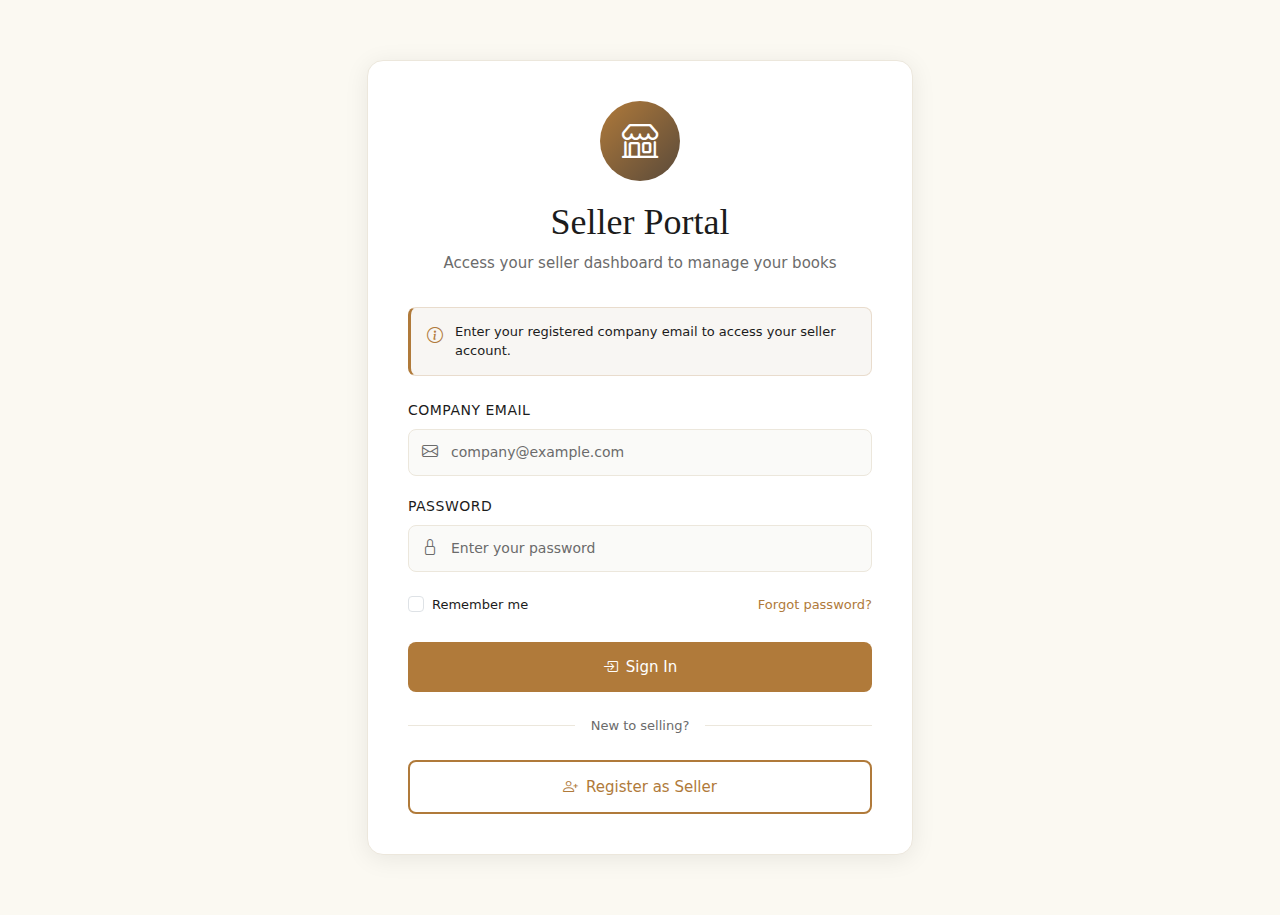
<file: src/main/webapp/seller-login.html>
<!doctype html>
<html lang="en">
<head>
    <meta charset="utf-8"/>
    <meta name="viewport" content="width=device-width, initial-scale=1"/>
    <title>Seller Login - EPIC READS</title>

    <link href="https://cdn.jsdelivr.net/npm/bootstrap@5.3.3/dist/css/bootstrap.min.css" rel="stylesheet"/>
    <link href="https://cdn.jsdelivr.net/npm/bootstrap-icons@1.11.3/font/bootstrap-icons.min.css" rel="stylesheet"/>
    <link rel="stylesheet" href="./assets/css/notification.css">
    <link rel="stylesheet" href="./assets/css/style.css">
    <link rel="stylesheet" href="./assets/css/seller-login.css">
</head>

<body>
<div class="page-shell">

    <!-- Seller Login Section -->
    <section class="seller-login-section">
        <div class="container">
            <div class="row justify-content-center">
                <div class="col-lg-6 col-md-8">
                    <div class="seller-login-card">
                        <div class="seller-login-header">
                            <div class="seller-icon">
                                <i class="bi bi-shop"></i>
                            </div>
                            <h1 class="seller-title">Seller Portal</h1>
                            <p class="seller-subtitle">Access your seller dashboard to manage your books</p>
                        </div>

                        <!-- Hidden radio inputs for CSS-only tab switching -->
                        <input type="radio" name="formTab" id="tabLogin" class="form-tab-radio" checked>
                        <input type="radio" name="formTab" id="tabRegister" class="form-tab-radio">

                        <!-- Login Form -->
                        <div class="form-panel" id="loginForm">
                            <div class="info-box">
                                <i class="bi bi-info-circle"></i>
                                <div>Enter your registered company email to access your seller account.</div>
                            </div>

                            <div class="form-group-custom">
                                <label for="loginEmail">Company Email</label>
                                <div class="input-icon-wrapper">
                                    <i class="bi bi-envelope"></i>
                                    <input type="email" id="loginEmail" class="form-control" placeholder="company@example.com"/>
                                </div>
                            </div>

                            <div class="form-group-custom">
                                <label for="loginPassword">Password</label>
                                <div class="input-icon-wrapper">
                                    <i class="bi bi-lock"></i>
                                    <input type="password" id="loginPassword" class="form-control" placeholder="Enter your password"/>
                                </div>
                            </div>

                            <div class="d-flex justify-content-between align-items-center mb-4">
                                <div class="form-check">
                                    <input class="form-check-input" type="checkbox" id="rememberMe">
                                    <label class="form-check-label" for="rememberMe">Remember me</label>
                                </div>
                                <a href="#" class="forgot-link">Forgot password?</a>
                            </div>

                            <button class="btn-seller-login" id="btnLogin" type="button" onclick="sellerLogin()">
                                <i class="bi bi-box-arrow-in-right me-2"></i>Sign In
                            </button>

                            <div class="divider">
                                <span>New to selling?</span>
                            </div>

                            <label for="tabRegister" class="btn-seller-register">
                                <i class="bi bi-person-plus me-2"></i>Register as Seller
                            </label>
                        </div>

                        <!-- Registration Form -->
                        <div class="form-panel" id="registerForm">
                            <div class="info-box">
                                <i class="bi bi-info-circle"></i>
                                <div>Fill in your company details to create a seller account. Your account will be reviewed before activation.</div>
                            </div>

                            <h4 class="section-subtitle mb-3">Company Information</h4>

                            <div class="form-group-custom">
                                <label for="companyName">Company Name <span class="required">*</span></label>
                                <div class="input-icon-wrapper">
                                    <i class="bi bi-building"></i>
                                    <input type="text" id="companyName" class="form-control" placeholder="Your Company Name"/>
                                </div>
                            </div>

                            <div class="form-group-custom">
                                <label for="companyEmail">Company Email <span class="required">*</span></label>
                                <div class="input-icon-wrapper">
                                    <i class="bi bi-envelope"></i>
                                    <input type="email" id="companyEmail" class="form-control" placeholder="company@example.com"/>
                                </div>
                            </div>

                            <div class="form-group-custom">
                                <label for="companyMobile">Company Mobile <span class="required">*</span></label>
                                <div class="input-icon-wrapper">
                                    <i class="bi bi-telephone"></i>
                                    <input type="tel" id="companyMobile" class="form-control" placeholder="07XXXXXXXX"/>
                                </div>
                            </div>

                            <div class="section-divider my-4"></div>

                            <h4 class="section-subtitle mb-3">Account Credentials</h4>

                            <div class="form-group-custom">
                                <label for="registerPassword">Password <span class="required">*</span></label>
                                <div class="input-icon-wrapper">
                                    <i class="bi bi-lock"></i>
                                    <input type="password" id="registerPassword" class="form-control" placeholder="Create a password"/>
                                </div>
                            </div>

                            <div class="form-group-custom">
                                <label for="confirmRegisterPassword">Confirm Password <span class="required">*</span></label>
                                <div class="input-icon-wrapper">
                                    <i class="bi bi-lock-fill"></i>
                                    <input type="password" id="confirmRegisterPassword" class="form-control" placeholder="Confirm your password"/>
                                </div>
                            </div>

                            <div class="form-check mb-4">
                                <input class="form-check-input" type="checkbox" id="agreeTerms">
                                <label class="form-check-label" for="agreeTerms">
                                    I agree to the <a href="#">Terms of Service</a> and <a href="#">Seller Agreement</a>
                                </label>
                            </div>

                            <button class="btn-seller-login" id="btnRegister" type="button" onclick="createSellerAccount()">
                                <i class="bi bi-check-circle me-2"></i>Create Seller Account
                            </button>

                            <label for="tabLogin" class="btn-back-login">
                                <i class="bi bi-arrow-left me-2"></i>Back to Login
                            </label>
                        </div>
                    </div>
                </div>
            </div>
        </div>
    </section>
</div>

<div id="footerContainer"></div>

<script src="https://cdnjs.cloudflare.com/ajax/libs/jquery/3.7.1/jquery.min.js"></script>
<script src="https://cdn.jsdelivr.net/npm/bootstrap@5.3.3/dist/js/bootstrap.bundle.min.js"></script>
<script src="./assets/js/notiflix-aio-3.2.8.min.js"></script>
<script src="assets/js/seller-login.js"></script>
<script src="./assets/js/seller-sign-up.js"></script>
</body>
</html>
</file>
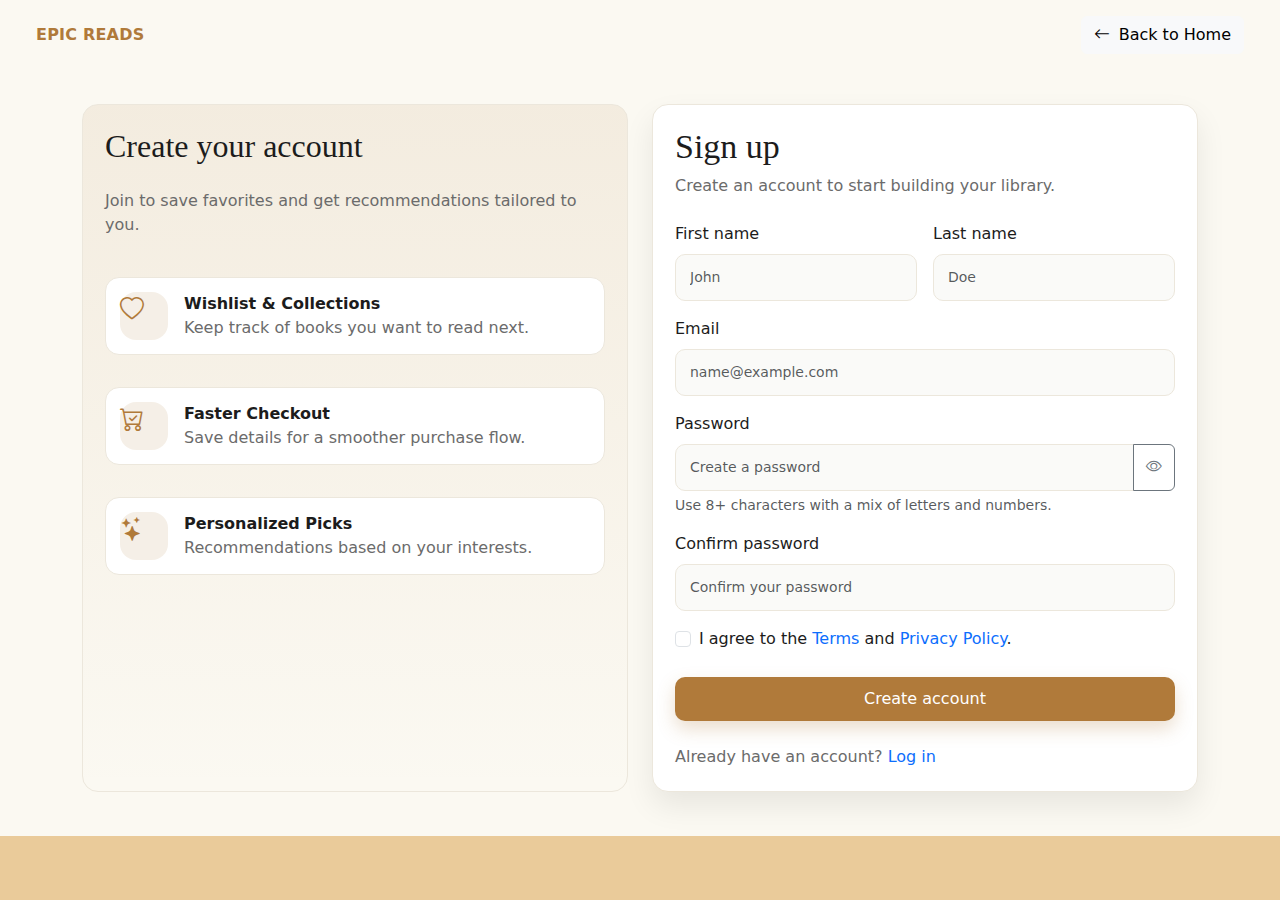
<file: src/main/webapp/signup.html>
<!doctype html>
<html lang="en">
<head>
    <meta charset="utf-8"/>
    <meta name="viewport" content="width=device-width, initial-scale=1"/>
    <title>Sign up • EPIC READS</title>

    <!-- Bootstrap -->
    <link href="https://cdn.jsdelivr.net/npm/bootstrap@5.3.3/dist/css/bootstrap.min.css" rel="stylesheet"/>
    <!-- Bootstrap Icons -->
    <link href="https://cdn.jsdelivr.net/npm/bootstrap-icons@1.11.3/font/bootstrap-icons.min.css" rel="stylesheet"/>
    <link rel="stylesheet" href="./assets/css/style.css"/>
</head>

<body>
<div class="page-shell">
    <!-- Minimal top bar -->
    <nav class="navbar px-4 py-3">
        <div class="container-fluid d-flex align-items-center justify-content-between">
            <a class="brand-mark" href="index.html">EPIC READS</a>
            <a class="btn btn-light" href="index.html">
                <i class="bi bi-arrow-left"></i>
                <span class="ms-1">Back to Home</span>
            </a>
        </div>
    </nav>

    <section class="auth-wrap">
        <div class="container">
            <div class="row g-4 align-items-stretch">
                <div class="col-12 col-lg-6 order-2 order-lg-1">
                    <div class="side">
                        <h2 class="mb-2" style="font-family: ui-serif, Georgia, 'Times New Roman', Times, serif;">Create
                            your account</h2>
                        <p class="small-muted mb-4">Join to save favorites and get recommendations tailored to you.</p>

                        <div class="perk mb-3">
                            <div class="d-flex gap-3">
                                <div class="rounded-4 d-grid place-items-center"
                                     style="width:48px;height:48px;background:rgba(176,122,58,.12);">
                                    <i class="bi bi-heart fs-4" style="color:var(--brand)"></i>
                                </div>
                                <div>
                                    <div class="fw-semibold">Wishlist & Collections</div>
                                    <div class="small-muted">Keep track of books you want to read next.</div>
                                </div>
                            </div>
                        </div>

                        <div class="perk mb-3">
                            <div class="d-flex gap-3">
                                <div class="rounded-4 d-grid place-items-center"
                                     style="width:48px;height:48px;background:rgba(176,122,58,.12);">
                                    <i class="bi bi-cart-check fs-4" style="color:var(--brand)"></i>
                                </div>
                                <div>
                                    <div class="fw-semibold">Faster Checkout</div>
                                    <div class="small-muted">Save details for a smoother purchase flow.</div>
                                </div>
                            </div>
                        </div>

                        <div class="perk">
                            <div class="d-flex gap-3">
                                <div class="rounded-4 d-grid place-items-center"
                                     style="width:48px;height:48px;background:rgba(176,122,58,.12);">
                                    <i class="bi bi-stars fs-4" style="color:var(--brand)"></i>
                                </div>
                                <div>
                                    <div class="fw-semibold">Personalized Picks</div>
                                    <div class="small-muted">Recommendations based on your interests.</div>
                                </div>
                            </div>
                        </div>

                    </div>
                </div>

                <div class="col-12 col-lg-6 order-1 order-lg-2">
                    <div class="auth-card">
                        <h1 class="auth-title">Sign up</h1>
                        <p class="auth-sub">Create an account to start building your library.</p>

                        <form class="mt-4" action="#" method="post">
                            <div class="row g-3">
                                <div class="col-12 col-md-6">
                                    <label for="first" class="form-label">First name</label>
                                    <input id="first" type="text" class="form-control" placeholder="John" required/>
                                </div>
                                <div class="col-12 col-md-6">
                                    <label for="last" class="form-label">Last name</label>
                                    <input id="last" type="text" class="form-control" placeholder="Doe" required/>
                                </div>
                            </div>

                            <div class="mt-3">
                                <label for="email" class="form-label">Email</label>
                                <input id="email" type="email" class="form-control" placeholder="name@example.com"
                                       required/>
                            </div>

                            <div class="mt-3">
                                <label for="password" class="form-label">Password</label>
                                <div class="input-group">
                                    <input id="password" type="password" class="form-control"
                                           placeholder="Create a password" required/>
                                    <button id="togglePw" class="btn btn-outline-secondary" type="button"
                                            aria-label="Show password">
                                        <i class="bi bi-eye"></i>
                                    </button>
                                </div>
                                <div class="form-text">Use 8+ characters with a mix of letters and numbers.</div>
                            </div>

                            <div class="mt-3">
                                <label for="confirm" class="form-label">Confirm password</label>
                                <input id="confirm" type="password" class="form-control"
                                       placeholder="Confirm your password" required/>
                            </div>

                            <div class="form-check mt-3">
                                <input class="form-check-input" type="checkbox" value="" id="terms" required/>
                                <label class="form-check-label" for="terms">
                                    I agree to the <a href="#" class="text-decoration-none">Terms</a> and <a href="#"
                                                                                                             class="text-decoration-none">Privacy
                                    Policy</a>.
                                </label>
                            </div>

                            <button class="btn btn-brand w-100 mt-4" type="submit">Create account</button>

                            <p class="small-muted mt-4 mb-0">
                                Already have an account?
                                <a class="text-decoration-none" href="login.html">Log in</a>
                            </p>
                        </form>
                    </div>
                </div>
            </div>
        </div>
    </section>
</div>

<script src="https://cdn.jsdelivr.net/npm/bootstrap@5.3.3/dist/js/bootstrap.bundle.min.js"></script>
<script>
    (function () {
        const btn = document.getElementById("togglePw");
        const input = document.getElementById("password");
        if (!btn || !input) return;

        btn.addEventListener("click", () => {
            const isPw = input.type === "password";
            input.type = isPw ? "text" : "password";
            btn.innerHTML = isPw ? '<i class="bi bi-eye-slash"></i>' : '<i class="bi bi-eye"></i>';
            btn.setAttribute("aria-label", isPw ? "Hide password" : "Show password");
        });
    })();
</script>
</body>
</html>
</file>
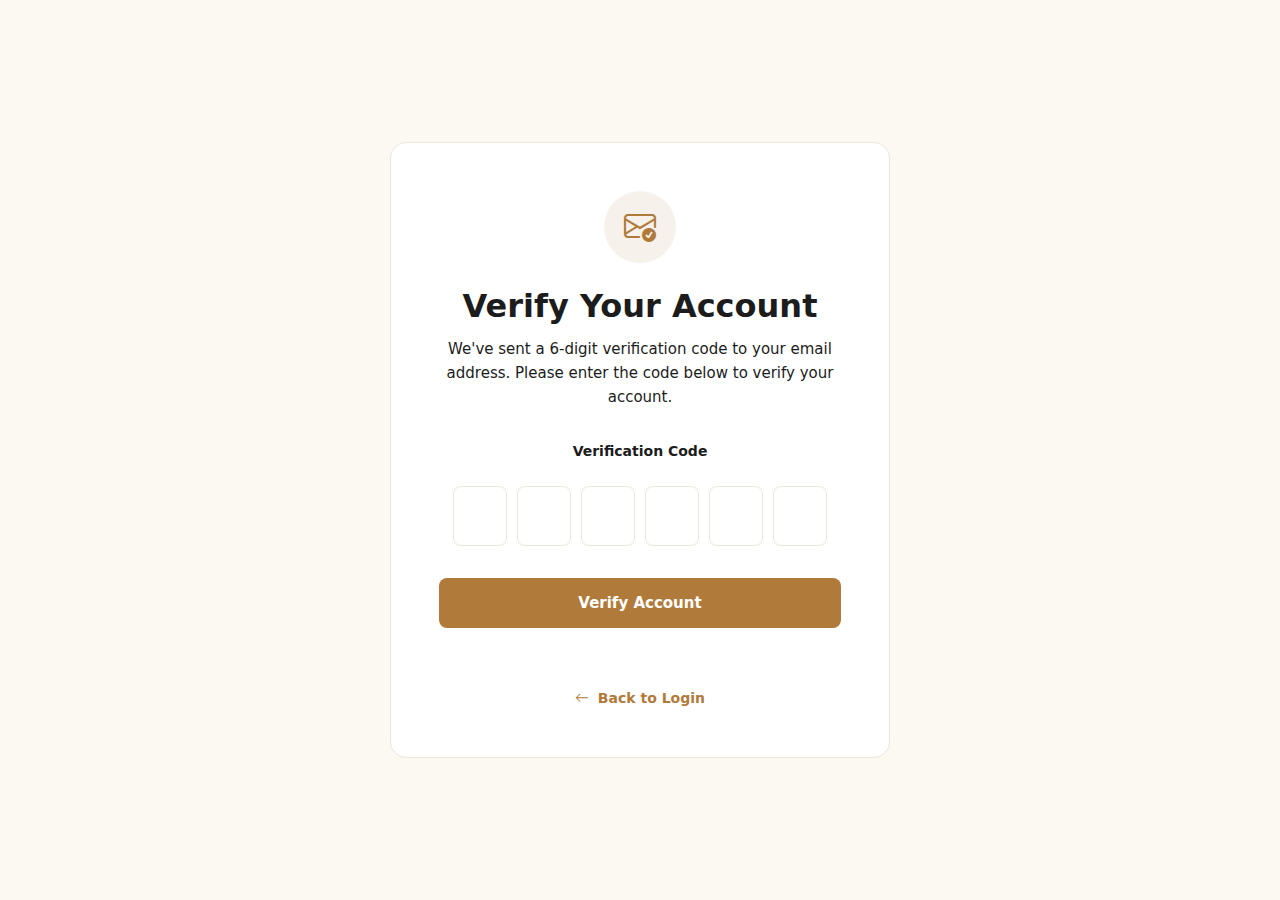
<file: src/main/webapp/verify-account.html>
<!doctype html>
<html lang="en">
<head>
    <meta charset="utf-8"/>
    <meta name="viewport" content="width=device-width, initial-scale=1"/>
    <title>Verify Account • EPIC READS</title>

    <link href="https://cdn.jsdelivr.net/npm/bootstrap@5.3.3/dist/css/bootstrap.min.css" rel="stylesheet"/>
    <link href="https://cdn.jsdelivr.net/npm/bootstrap-icons@1.11.3/font/bootstrap-icons.min.css" rel="stylesheet"/>
    <link rel="stylesheet" href="./assets/css/notification.css">
    <link rel="stylesheet" href="./assets/css/style.css">

    <style>
        .verify-page {
            min-height: 100vh;
            display: flex;
            align-items: center;
            justify-content: center;
            padding: 40px 20px;
            background-color: var(--bg);
        }

        .verify-card {
            background: white;
            border-radius: 16px;
            border: 1px solid var(--line);
            max-width: 500px;
            width: 100%;
            padding: 48px;
            animation: slideUp 0.5s ease;
        }

        @keyframes slideUp {
            from {
                opacity: 0;
                transform: translateY(30px);
            }
            to {
                opacity: 1;
                transform: translateY(0);
            }
        }

        .verify-icon {
            width: 72px;
            height: 72px;
            margin: 0 auto 24px;
            background-color: rgba(176, 122, 58, 0.1);
            border-radius: 50%;
            display: flex;
            align-items: center;
            justify-content: center;
            font-size: 32px;
            color: var(--brand);
        }

        .verify-card h1 {
            font-size: 32px;
            font-weight: 700;
            color: var(--dark);
            text-align: center;
            margin-bottom: 12px;
        }

        .verify-subtitle {
            color: var(--text-muted);
            text-align: center;
            font-size: 15px;
            line-height: 1.6;
            margin-bottom: 32px;
        }

        .form-label {
            font-weight: 600;
            color: var(--dark);
            margin-bottom: 8px;
            font-size: 14px;
        }

        .form-control {
            border: 1px solid var(--line);
            border-radius: 8px;
            padding: 12px 16px;
            font-size: 15px;
            transition: all 0.2s;
            color: var(--dark);
        }

        .form-control:focus {
            border-color: var(--brand);
            box-shadow: 0 0 0 3px rgba(176, 122, 58, 0.1);
            outline: none;
        }

        .code-inputs {
            display: flex;
            gap: 10px;
            justify-content: center;
            margin: 24px 0;
        }

        .code-input {
            width: 54px;
            height: 60px;
            text-align: center;
            font-size: 24px;
            font-weight: 700;
            border: 1px solid var(--line);
            border-radius: 8px;
            transition: all 0.2s;
            color: var(--dark);
        }

        .code-input:focus {
            outline: none;
            border-color: var(--brand);
            box-shadow: 0 0 0 3px rgba(176, 122, 58, 0.1);
        }

        .btn-verify {
            width: 100%;
            padding: 14px;
            border-radius: 8px;
            font-weight: 600;
            font-size: 15px;
            background-color: var(--brand);
            border: none;
            color: white;
            transition: all 0.2s;
            margin-top: 8px;
        }

        .btn-verify:hover:not(:disabled) {
            background-color: var(--brand-dark);
        }

        .btn-verify:disabled {
            opacity: 0.6;
            cursor: not-allowed;
        }

        .btn-resend {
            width: 100%;
            padding: 14px;
            border-radius: 8px;
            font-weight: 600;
            font-size: 15px;
            background: transparent;
            border: 1px solid var(--line);
            color: var(--dark);
            transition: all 0.2s;
            margin-top: 12px;
        }

        .btn-resend:hover:not(:disabled) {
            border-color: var(--brand);
            color: var(--brand);
            background-color: rgba(176, 122, 58, 0.05);
        }

        .btn-resend:disabled {
            opacity: 0.6;
            cursor: not-allowed;
        }

        .timer-text {
            text-align: center;
            color: var(--text-muted);
            font-size: 13px;
            margin-top: 16px;
            min-height: 20px;
        }

        .back-link {
            display: block;
            text-align: center;
            color: var(--brand);
            text-decoration: none;
            font-weight: 600;
            margin-top: 24px;
            font-size: 14px;
            transition: color 0.2s;
        }

        .back-link:hover {
            color: var(--brand-dark);
        }

        .spinner-border-sm {
            width: 16px;
            height: 16px;
            border-width: 2px;
            border-color: currentColor;
            border-right-color: transparent;
        }

        @media (max-width: 576px) {
            .verify-card {
                padding: 32px 24px;
            }

            .verify-card h1 {
                font-size: 28px;
            }

            .code-input {
                width: 48px;
                height: 56px;
                font-size: 22px;
            }

            .code-inputs {
                gap: 8px;
            }
        }
    </style>
</head>

<body>
<div class="page-shell">

    <div class="verify-page">
        <div class="verify-card">
            <div class="verify-icon">
                <i class="bi bi-envelope-check"></i>
            </div>

            <h1>Verify Your Account</h1>
            <p class="verify-subtitle">
                We've sent a 6-digit verification code to your email address.
                Please enter the code below to verify your account.
            </p>

            <form id="verificationForm">
                <div class="mb-4">
                    <label class="form-label text-center d-block">Verification Code</label>
                    <div class="code-inputs" id = "verificationCode">
                        <input type="text" class="code-input" maxlength="1" data-index="0" >
                        <input type="text" class="code-input" maxlength="1" data-index="1" >
                        <input type="text" class="code-input" maxlength="1" data-index="2">
                        <input type="text" class="code-input" maxlength="1" data-index="3" >
                        <input type="text" class="code-input" maxlength="1" data-index="4" >
                        <input type="text" class="code-input" maxlength="1" data-index="5" >
                    </div>
                </div>

                <button type="button" class="btn btn-verify" id="verifyBtn" onclick="verifyAccount()">
                    Verify Account
                </button>

                <div class="timer-text" id="timer"></div>
            </form>

            <a href="login.html" class="back-link">
                <i class="bi bi-arrow-left me-1"></i> Back to Login
            </a>
        </div>
    </div>

    <div id="footerContainer"></div>
</div>

<script src="https://cdnjs.cloudflare.com/ajax/libs/jquery/3.7.1/jquery.min.js"></script>
<script src="https://cdn.jsdelivr.net/npm/bootstrap@5.3.3/dist/js/bootstrap.bundle.min.js"></script>
<script src="./assets/js/notiflix-aio-3.2.8.min.js"></script>

<script src="./assets/js/script.js"></script>
<script src="assets/js/verify-account.js"></script>
</body>
</html>
</file>
<file: src/main/webapp/assets/css/notification.css>
/* Notification */
.notification-container {
  --popup-min-width: 200px;
  --popup-max-height: 400px;
  --min-header-height: 42px;
  --popup-border-radius: 8px;
  --popup-border-width: 1px;
  --popup-border-left-width: 6px;
  --popup-border-color: transparent;
  --popup-box-shadow: 0 0 20px rgba(255, 255, 255, 0.6);
  --popup-dividing-border: 1px solid rgba(0, 0, 0, 0.05);
  /* dialog */
  --popup-dialog-bg: rgba(255, 255, 255, 0.93);
  --popup-dialog-border-width: 1px;
  --popup-dialog-border-left-width: 8px;
  --popup-dialog-lborder-color: #0b8dad;
  --popup-dialog-border-color: transparent;
  --popup-dialog-title-color: #222;
  --popup-dialog-desc-color: #444;
  --popup-dialog-close-x-color: #a61818;
  --popup-dialog-box-shadow: -1px -1px 20px rgba(255, 255, 255, 0.4),
    5px 5px 15px rgba(0, 0, 0, 0.8);
  /* dialog buttons */
  --popup-btns-dividing-border: none;
  --popup-btn-border-width: 2px;
  --popup-btn-min-height: 38px;
  --popup-btn-min-width: 80px;
  --popup-btn-radus: 8px;
  --popup-btn-text-shadow: 1px 1px rgba(0, 0, 0, 0.6);
  --popup-action-border: #12ba82;
  --popup-action-color: #12ba82;
  --popup-cancel-border: #bbb;
  --popup-cancel-color: #a61818;
  --popup-cancel-hover-color: #ff0000;
  --popup-action-hover-color: #14d796;
  /* error */
  --popup-error-bg: #fff0f0;
  --popup-error-color: #9f3a38;
  --popup-error-border-color: #e0b4b4;
  --popup-error-lborder-color: #ca0e0e;
  --popup-error-title-color: #f01111;
  --popup-error-close-x-color: #ca0e0e;
  /* warning */
  --popup-warning-bg: #fffaf3;
  --popup-warning-color: #997240;
  --popup-warning-border-color: #c9ba9b;
  --popup-warning-lborder-color: #f7a307;
  --popup-warning-title-color: #f07911;
  --popup-warning-close-x-color: #997240;
  /* success */
  --popup-success-bg: #fcfff5;
  --popup-success-color: #1a531b;
  --popup-success-border-color: #6da16d;
  --popup-success-lborder-color: #1e9520;
  --popup-success-title-color: #12ba82;
  --popup-success-close-x-color: #6a9469;
  /* info */
  --popup-info-bg: #f8ffff;
  --popup-info-color: #064b84;
  --popup-info-border-color: #295b83;
  --popup-info-lborder-color: #0b86ea;
  --popup-info-title-color: #2984c4;
  --popup-info-close-x-color: #5a7184;
}

.notification-container {
  position: fixed;
  font-size: 1em;
  z-index: 1001;
  transition: all 0.4s linear;
}

.notification-container.center {
  top: 30%;
  left: 50%;
  transform: translate(-50%, -30%);
  height: fit-content;
}

.notification-container.top-left {
  left: 1vw;
  top: 2vh;
}

.notification-container.bottom-left {
  left: 1vw;
  bottom: 2vh;
}

.notification-container.top-right {
  right: 1vw;
  top: 2vh;
}

.notification-container.bottom-right {
  right: 1vw;
  bottom: 2vh;
}

.notification-container.top-right .notification,
.notification-container.bottom-right .notification {
  margin-left: auto;
}

.notification {
  position: relative;
  overflow: hidden;
  width: 350px;
  min-width: var(--popup-min-width);
  max-width: 98vw;
  max-height: var(--popup-max-height);
  margin-bottom: 6px;
  border: var(--popup-border-width) solid var(--popup-border-color);
  border-left-width: var(--popup-border-left-width);
  border-radius: var(--popup-border-radius);
  box-shadow: var(--popup-box-shadow);
  transition-property: all;
  transition-duration: 0.5s;
  transition-timing-function: cubic-bezier(0, 1, 0.5, 1);
  user-select: none;
  z-index: 1001;
}

.notification-title {
  display: flex;
  justify-content: space-between;
  align-items: center;
  min-height: var(--min-header-height);
  line-height: var(--min-header-height);
  border-bottom: var(--popup-dividing-border);
}

.notification-title .title {
  padding-left: 12px;
  flex: 1;
  font-size: 1.2em;
  font-weight: 500;
}

.notification-body {
  position: relative;
  display: flex;
  justify-content: flex-start;
  align-items: center;
  min-height: 56px;
  padding: 0;
  word-break: break-word !important;
}

.notification-body .notification-close {
  position: absolute;
  top: 4px;
  right: 4px;
}

.notification-desc {
  position: relative;
  overflow: hidden;
  flex: 1;
  font-weight: 500;
  line-height: 2em;
  padding: 16px 12px;
  max-height: calc(var(--popup-max-height) - var(--min-header-height));
}

/* spec */
.notification-dialog {
  position: relative;
  background-color: var(--popup-dialog-bg);
  color: var(--popup-dialog-desc-color);
  border-color: var(--popup-dialog-border-color);
  border-width: var(--popup-dialog-border-width);
  border-left-width: var(--popup-dialog-border-left-width);
  border-left-color: var(--popup-dialog-lborder-color);
  box-shadow: var(--popup-dialog-box-shadow);
}

.notification-dialog .notification-title {
  color: var(--popup-dialog-title-color);
}

.notification-error {
  background-color: var(--popup-error-bg);
  color: var(--popup-error-color);
  border-color: var(--popup-error-border-color);
  border-left-color: var(--popup-error-lborder-color);
}

.notification-error .notification-title {
  color: var(--popup-error-title-color);
}

.notification-success {
  background-color: var(--popup-success-bg);
  color: var(--popup-success-color);
  border-color: var(--popup-success-border-color);
  border-left-color: var(--popup-success-lborder-color);
}

.notification-success .notification-title {
  color: var(--popup-success-title-color);
}

.notification-warning {
  background: var(--popup-warning-bg);
  color: var(--popup-warning-color);
  border-color: var(--popup-warning-border-color);
  border-left-color: var(--popup-warning-lborder-color);
}

.notification-warning .notification-title {
  color: var(--popup-warning-title-color);
}

.notification-info {
  background: var(--popup-info-bg);
  color: var(--popup-info-color);
  border-color: var(--popup-info-border-color);
  border-left-color: var(--popup-info-lborder-color);
}

.notification-info .notification-title {
  color: var(--popup-info-title-color);
}

.notification-close {
  display: block;
  height: 24px;
  width: 24px;
  transition: color 0.1s;
  cursor: pointer;
}

.notification-close svg {
  display: block;
}

.notification-close .close-x {
  fill: transparent;
  stroke-linecap: round;
  stroke-width: 5;
}

.notification-dialog .close-x {
  stroke: var(--popup-dialog-close-x-color);
}

.notification-error .close-x {
  stroke: var(--popup-error-close-x-color);
}

.notification-warning .close-x {
  stroke: var(--popup-warning-close-x-color);
}

.notification-success .close-x {
  stroke: var(--popup-success-close-x-color);
}

.notification-info .close-x {
  stroke: var(--popup-info-close-x-color);
}

.bottom-right .notification.animation-slide-in,
.top-right .notification.animation-slide-in {
  animation: slide-in 0.4s forwards, bounceIn 0.7s forwards;
  transform: translateX(100%);
}

.bottom-right .notification.animation-slide-out,
.top-right .notification.animation-slide-out {
  animation: right-slide-out 0.4s forwards;
}

.top-left .notification.animation-slide-in,
.bottom-left .notification.animation-slide-in {
  animation: slide-in 0.4s forwards, bounceIn 0.7s forwards;
  transform: translateX(-100%);
}

.top-left .notification.animation-slide-out,
.bottom-left .notification.animation-slide-out {
  animation: left-slide-out 0.4s forwards;
}

.notification.animation-fade-in {
  animation: fade-in 0.4s forwards;
}

.notification.animation-fade-out {
  animation: fade-out 0.4s forwards;
}

.notification-buttons {
  display: flex;
  justify-content: space-around;
  padding: 4px 0;
  border-top: var(--popup-btns-dividing-border);
}

.notification-button {
  position: relative;
  display: inline-block;
  cursor: pointer;
  min-height: var(--popup-btn-min-height);
  min-width: var(--popup-btn-min-width);
  font-weight: 600;
  text-align: center;
  vertical-align: middle;
  border: var(--popup-btn-border-width) solid transparent;
  border-radius: var(--popup-btn-radus);
  text-shadow: var(--popup-btn-text-shadow);
}

.notification-button::before {
  position: absolute;
  left: 0;
  top: 0;
  width: 100%;
  height: 100%;
  display: flex;
  justify-content: center;
  align-items: center;
  font-size: 1.32em;
}

.notification-cancel:before {
  content: '\2717';
}

.notification-cancel {
  color: var(--popup-cancel-color);
  border-color: var(--popup-cancel-border);
}

.notification-cancel:hover {
  color: var(--popup-cancel-hover-color);
}

.notification-action:before {
  content: '\2714';
}

.notification-action {
  color: var(--popup-action-color);
  border-color: var(--popup-action-border);
}

.notification-action:hover {
  color: var(--popup-action-hover-color);
}

.overlay {
  position: fixed;
  top: 0;
  left: 0;
  height: 100%;
  width: 100%;
  background-color: rgba(0, 0, 0, 0.2);
  z-index: 1000;
  display: none;
}

.overlay.active {
  display: block;
}

@keyframes fade-in {
  0% {
    transform: scale(0);
    visibility: hidden;
    opacity: 0;
    max-height: 0;
  }

  100% {
    transform: scale(1);
    visibility: visible;
    opacity: 1;
    max-height: var(--popup-max-height);
  }
}

@keyframes fade-out {
  to {
    transform: scale(0);
    max-height: 0;
    opacity: 0;
    visibility: hidden;
  }
}


@keyframes slide-in {
  to {
    transform: translateX(0);
  }
}

@keyframes left-slide-out {
  to {
    transform: translateX(-120%);
    margin: 0;
    max-height: 0;
    opacity: 0;
  }
}

@keyframes right-slide-out {
  to {
    transform: translateX(120%);
    margin: 0;
    max-height: 0;
    opacity: 0;
  }
}

@keyframes bounceIn {
  50% {
    transform: scale(0.84);
    opacity: 0.5;
  }

  75% {
    transform: scale(0.99);
    opacity: 0.9;
  }

  100% {
    transform: scale(1);
    opacity: 1;
  }
}
</file>
<file: src/main/webapp/assets/css/style.css>
:root {
    --paper: #fbf9f2;
    --sand: #f2d6ad;
    --ink: #1c1c1c;
    --muted: #6b6b6b;
    --brand: #b07a3a;
    --card: #ffffff;
    --line: #ece7dc;
}

/* Global */
body {
    font-family: system-ui, -apple-system, Segoe UI, Roboto, Arial, sans-serif;
    color: var(--ink);
    background: radial-gradient(1200px 600px at 50% 0%, #f7e6c7 0%, var(--sand) 35%, #eacb9a 100%);
    min-height: 100vh;
}

.page-shell {
    background: var(--paper);
    border: none;
    box-shadow: none;
    border-radius: 0;
    overflow: hidden;
    margin: 0;
    max-width: 100%;
}

.brand-mark {
    font-weight: 700;
    letter-spacing: .2px;
    color: var(--brand);
    text-decoration: none;
}

.btn-brand {
    background: var(--brand);
    color: #fff;
    border: none;
    border-radius: 10px;
    padding: 10px 14px;
    box-shadow: 0 8px 18px rgba(176, 122, 58, .25);
}

.btn-brand:hover {
    background: #99662f;
    color: #fff;
}

.form-control, .input-group-text {
    border-color: var(--line);
}

.form-control:focus {
    border-color: rgba(176, 122, 58, .55);
    box-shadow: 0 0 0 .25rem rgba(176, 122, 58, .15);
}

/* Navbar / top actions (index) */
.nav-link {
    color: #3a3a3a;
}

.nav-link:hover {
    color: var(--brand);
}

/* Index: Hero */
.hero {
    padding: 38px 42px 18px;
}

.hero h1 {
    font-family: ui-serif, Georgia, "Times New Roman", Times, serif;
    font-weight: 500;
    font-size: clamp(40px, 4vw, 64px);
    line-height: 0.95;
    margin-bottom: 14px;
}

.hero p {
    color: var(--muted);
    max-width: 420px;
    margin-bottom: 18px;
}

/* Index: Featured */
.featured-wrap {
    position: relative;
    min-height: 260px;
    display: grid;
    place-items: center;
}

.pill-bg {
    position: absolute;
    width: 210px;
    height: 265px;
    border-radius: 120px;
    background: #eee9dd;
    filter: drop-shadow(0 10px 20px rgba(0, 0, 0, .08));
    opacity: .9;
}

.pill-1 {
    left: 6%;
    top: 6%;
}

.pill-2 {
    left: 38%;
    top: -6%;
    background: #efe7da;
}

.pill-3 {
    right: 6%;
    top: 8%;
    background: #eee7db;
}

.book-card {
    position: relative;
    width: 150px;
    height: 210px;
    border-radius: 10px;
    background: #fff;
    border: 1px solid rgba(0, 0, 0, .06);
    box-shadow: 0 14px 30px rgba(0, 0, 0, .10);
    display: flex;
    align-items: center;
    justify-content: center;
    overflow: hidden;
}

.book-card img {
    width: 100%;
    height: 100%;
    object-fit: cover;
}

.book-row {
    display: flex;
    gap: 26px;
    justify-content: center;
    align-items: center;
    padding-top: 8px;
}

.dots {
    display: flex;
    gap: 8px;
    justify-content: center;
    padding: 12px 0 0;
}

.dot {
    width: 7px;
    height: 7px;
    border-radius: 50%;
    background: #d6c7b1;
}

.dot.active {
    background: var(--brand);
}

/* Index: Latest strip */
.latest-strip {
    padding: 10px 42px 8px;
}

.latest-chip {
    display: flex;
    align-items: center;
    gap: 10px;
    color: #3d3d3d;
    font-size: 13px;
    padding: 8px 10px;
    border-radius: 999px;
    border: 1px solid var(--line);
    background: #fff;
    white-space: nowrap;
}

.latest-chip img {
    width: 26px;
    height: 26px;
    border-radius: 50%;
    object-fit: cover;
    border: 2px solid rgba(0, 0, 0, .06);
}

/* Index: Recommended */
.section {
    padding: 16px 42px 34px;
}

.section-title {
    font-family: ui-serif, Georgia, "Times New Roman", Times, serif;
    font-size: 28px;
    margin: 14px 0 8px;
}

.see-all {
    color: #3a3a3a;
    text-decoration: none;
    border-bottom: 1px solid rgba(0, 0, 0, .25);
}

.see-all:hover {
    color: var(--brand);
    border-bottom-color: var(--brand);
}

.product {
    background: var(--card);
    border: 1px solid var(--line);
    border-radius: 14px;
    padding: 12px;
    height: 100%;
}

.product .cover {
    width: 108px;
    height: 150px;
    border-radius: 10px;
    overflow: hidden;
    border: 1px solid rgba(0, 0, 0, .06);
    flex: 0 0 auto;
}

.product .cover img {
    width: 100%;
    height: 100%;
    object-fit: cover;
}

.meta {
    font-size: 13px;
    color: var(--muted);
}

.price {
    font-weight: 700;
}

.rating {
    font-size: 12px;
    color: #333;
}

.btn-cart {
    width: 100%;
    border-radius: 10px;
    border: 1px solid #d6c7b1;
    background: #fff;
}

.btn-cart:hover {
    border-color: var(--brand);
    color: var(--brand);
}

/* Auth pages (login/signup) */
.auth-wrap {
    padding: 34px 18px 44px;
}

.auth-card {
    background: #fff;
    border: 1px solid var(--line);
    border-radius: 16px;
    padding: 22px;
    box-shadow: 0 14px 30px rgba(0, 0, 0, .08);
}

.auth-title {
    font-family: ui-serif, Georgia, "Times New Roman", Times, serif;
    font-size: 34px;
    margin: 0;
}

.auth-sub {
    color: var(--muted);
    margin-top: 6px;
}

.hero-side, .side {
    background: linear-gradient(180deg, rgba(176, 122, 58, .10), rgba(255, 255, 255, 0));
    border: 1px solid var(--line);
    border-radius: 16px;
    padding: 22px;
    height: 100%;
    display: flex;
    flex-direction: column;
    gap: 16px;
}

.quote {
    font-family: ui-serif, Georgia, "Times New Roman", Times, serif;
    font-size: 26px;
    line-height: 1.1;
}

.small-muted {
    color: var(--muted);
}

.perk {
    border: 1px solid var(--line);
    border-radius: 14px;
    background: #fff;
    padding: 14px;
}

.side-photo {
    border-radius: 14px;
    border: 1px solid var(--line);
    overflow: hidden;
    background: #fff;
    flex: 1;
    min-height: 240px;
}

.side-photo img {
    width: 100%;
    height: 100%;
    object-fit: cover;
    display: block;
}

/* Responsive spacing */
@media (max-width: 992px) {
    .hero {
        padding: 26px 18px 12px;
    }

    .latest-strip {
        padding: 10px 18px 0;
    }

    .section {
        padding: 12px 18px 26px;
    }

    .pill-bg {
        display: none;
    }

    .featured-wrap {
        min-height: 220px;
    }
}

/* ===== Account Page Styles ===== */
.account-page {
    background: radial-gradient(1200px 600px at 50% 0%, #f7e6c7 0%, #f2d6ad 35%, #eacb9a 100%);
    min-height: 100vh;
    padding: 28px;
}

.account-container {
    max-width: 1200px;
    margin: 0 auto;
}

/* Tab Navigation */
.account-tabs {
    background: var(--card);
    border: 1px solid var(--line);
    border-radius: 16px;
    padding: 0;
    margin-bottom: 28px;
    box-shadow: 0 14px 30px rgba(0, 0, 0, .08);
    overflow: hidden;
}

.nav-tabs {
    border: none;
    display: flex;
    flex-wrap: wrap;
}

.nav-link {
    border: none !important;
    color: var(--muted);
    padding: 16px 20px;
    font-weight: 500;
    border-right: 1px solid var(--line);
    background: transparent;
    position: relative;
    transition: all 0.3s ease;
}

.nav-link:last-child {
    border-right: none;
}

.nav-link:hover {
    color: var(--brand);
    background: #fafaf8;
}

.nav-link.active {
    color: var(--brand);
    background: #fafaf8;
}

.nav-link.active::after {
    content: '';
    position: absolute;
    bottom: 0;
    left: 0;
    right: 0;
    height: 3px;
    background: var(--brand);
}

/* Content Sections */
.tab-content {
    animation: fadeIn 0.3s ease;
}

@keyframes fadeIn {
    from { opacity: 0; }
    to { opacity: 1; }
}

.account-card {
    background: var(--card);
    border: 1px solid var(--line);
    border-radius: 16px;
    padding: 32px;
    box-shadow: 0 14px 30px rgba(0, 0, 0, .08);
    margin-bottom: 20px;
}

.card-header-custom {
    display: flex;
    align-items: center;
    gap: 12px;
    margin-bottom: 28px;
    padding-bottom: 20px;
    border-bottom: 2px solid var(--line);
}

.card-header-custom i {
    font-size: 24px;
    color: var(--brand);
}

.card-header-custom h3 {
    margin: 0;
    font-family: ui-serif, Georgia, "Times New Roman", Times, serif;
    font-size: 22px;
    color: var(--ink);
}

/* Form Grid */
.form-grid {
    display: grid;
    grid-template-columns: 1fr 1fr;
    gap: 20px;
    margin-bottom: 24px;
}

.form-grid.full {
    grid-template-columns: 1fr;
}

.form-group-custom {
    display: flex;
    flex-direction: column;
}

.form-group-custom label {
    font-weight: 600;
    color: var(--ink);
    margin-bottom: 8px;
    font-size: 13px;
    text-transform: uppercase;
    letter-spacing: 0.5px;
    color: var(--brand);
}

.form-control,
.form-select {
    border: 1px solid var(--line);
    border-radius: 10px;
    padding: 12px 14px;
    font-size: 14px;
    background: #fafaf8;
    transition: all 0.3s ease;
}

.form-control:focus,
.form-select:focus {
    background: white;
    border-color: var(--brand);
    box-shadow: 0 0 0 3px rgba(176, 122, 58, .1);
}

/* Button Styles */
.btn-update {
    background: var(--brand);
    color: white;
    border: none;
    border-radius: 10px;
    padding: 12px 28px;
    font-weight: 600;
    font-size: 14px;
    cursor: pointer;
    transition: all 0.3s ease;
    box-shadow: 0 8px 18px rgba(176, 122, 58, .25);
}

.btn-update:hover {
    background: #99662f;
    transform: translateY(-2px);
    box-shadow: 0 12px 24px rgba(176, 122, 58, .35);
    color: white;
}

.btn-secondary-action {
    background: transparent;
    color: var(--brand);
    border: 1px solid var(--brand);
    border-radius: 10px;
    padding: 10px 20px;
    font-weight: 600;
    font-size: 13px;
    cursor: pointer;
    transition: all 0.3s ease;
}

.btn-secondary-action:hover {
    background: var(--brand);
    color: white;
}

.button-group {
    display: flex;
    gap: 12px;
    margin-top: 28px;
}

/* Info Alert */
.info-box {
    background: rgba(176, 122, 58, .08);
    border: 1px solid rgba(176, 122, 58, .2);
    border-radius: 10px;
    padding: 16px;
    margin-bottom: 20px;
    display: flex;
    gap: 12px;
    font-size: 13px;
    color: var(--ink);
}

.info-box i {
    color: var(--brand);
    font-size: 16px;
    flex-shrink: 0;
    margin-top: 2px;
}

/* Stats Section */
.stats-grid {
    display: grid;
    grid-template-columns: repeat(auto-fit, minmax(200px, 1fr));
    gap: 16px;
    margin-bottom: 28px;
}

.stat-card {
    background: linear-gradient(135deg, rgba(176, 122, 58, .1), rgba(255, 255, 255, 0));
    border: 1px solid var(--line);
    border-radius: 12px;
    padding: 20px;
    text-align: center;
}

.stat-value {
    font-size: 28px;
    font-weight: 700;
    color: var(--brand);
    margin-bottom: 4px;
}

.stat-label {
    font-size: 12px;
    color: var(--muted);
    text-transform: uppercase;
    letter-spacing: 0.5px;
}

/* Password strength indicator */
.password-strength {
    display: flex;
    gap: 4px;
    margin-top: 8px;
}

.strength-bar {
    flex: 1;
    height: 3px;
    background: #e0e0e0;
    border-radius: 2px;
}

.strength-bar.active {
    background: var(--brand);
}

/* Responsive for account page */
@media (max-width: 768px) {
    .account-card {
        padding: 20px;
    }

    .form-grid {
        grid-template-columns: 1fr;
    }

    .nav-link {
        padding: 12px 16px;
        font-size: 13px;
        border-right: none;
        border-bottom: 1px solid var(--line);
    }

    .nav-link:last-child {
        border-bottom: none;
    }

    .nav-tabs {
        flex-direction: column;
    }

    .button-group {
        flex-direction: column;
    }

    .button-group button {
        width: 100%;
    }

    .footer-section {
        background: var(--ink);
        color: #fff;
        margin-top: 60px;
        padding-top: 40px;
        border-top: 1px solid rgba(255, 255, 255, 0.1);
    }

    .footer-block {
        margin-bottom: 20px;
    }

    .footer-title {
        font-size: 14px;
        font-weight: 700;
        letter-spacing: 0.5px;
        text-transform: uppercase;
        color: var(--brand);
        margin-bottom: 16px;
    }

    .footer-nav {
        list-style: none;
        padding: 0;
        margin: 0;
    }

    .footer-nav li {
        margin-bottom: 10px;
    }

    .footer-nav a {
        color: rgba(255, 255, 255, 0.7);
        text-decoration: none;
        font-size: 13px;
        transition: color 0.3s ease;
    }

    .footer-nav a:hover {
        color: var(--brand);
    }

    .footer-social {
        width: 36px;
        height: 36px;
        border-radius: 50%;
        background: rgba(176, 122, 58, 0.15);
        border: 1px solid rgba(176, 122, 58, 0.3);
        color: var(--brand);
        display: inline-flex;
        align-items: center;
        justify-content: center;
        font-size: 14px;
        transition: all 0.3s ease;
    }

    .footer-social:hover {
        background: var(--brand);
        color: #fff;
        transform: translateY(-2px);
    }

    .newsletter-group {
        gap: 0;
    }

    .newsletter-group .form-control {
        border-color: rgba(255, 255, 255, 0.2);
        background: rgba(255, 255, 255, 0.05);
        color: #fff;
        font-size: 13px;
    }

    .newsletter-group .form-control::placeholder {
        color: rgba(255, 255, 255, 0.5);
    }

    .newsletter-group .form-control:focus {
        background: rgba(255, 255, 255, 0.1);
        border-color: var(--brand);
        box-shadow: none;
    }

    .newsletter-group .btn-brand {
        padding: 10px 18px;
        font-size: 13px;
        border-radius: 0 10px 10px 0;
        box-shadow: none;
    }

    .footer-divider {
        height: 1px;
        background: rgba(255, 255, 255, 0.1);
        margin: 30px 0;
    }

    .footer-copyright {
        font-size: 12px;
        color: rgba(255, 255, 255, 0.6);
    }

    @media (max-width: 768px) {
        .footer-section {
            margin-top: 40px;
            padding-top: 30px;
        }

        .footer-nav li {
            margin-bottom: 8px;
        }

        .newsletter-group .btn-brand {
            border-radius: 10px;
            margin-top: 8px;
            width: 100%;
        }
    }
}

/* ===== Footer Styles ===== */
.footer-section {
    background: var(--ink);
    color: #fff;
    margin-top: 60px;
    padding-top: 40px;
    border-top: 1px solid rgba(255, 255, 255, 0.1);
}

.footer-block {
    margin-bottom: 20px;
}

.footer-title {
    font-size: 14px;
    font-weight: 700;
    letter-spacing: 0.5px;
    text-transform: uppercase;
    color: var(--brand);
    margin-bottom: 16px;
}

.footer-nav {
    list-style: none;
    padding: 0;
    margin: 0;
}

.footer-nav li {
    margin-bottom: 10px;
}

.footer-nav a {
    color: rgba(255, 255, 255, 0.7);
    text-decoration: none;
    font-size: 13px;
    transition: color 0.3s ease;
}

.footer-nav a:hover {
    color: var(--brand);
}

.footer-social {
    width: 36px;
    height: 36px;
    border-radius: 50%;
    background: rgba(176, 122, 58, 0.15);
    border: 1px solid rgba(176, 122, 58, 0.3);
    color: var(--brand);
    display: inline-flex;
    align-items: center;
    justify-content: center;
    font-size: 14px;
    transition: all 0.3s ease;
}

.footer-social:hover {
    background: var(--brand);
    color: #fff;
    transform: translateY(-2px);
}

.newsletter-group {
    gap: 0;
}

.newsletter-group .form-control {
    border-color: rgba(255, 255, 255, 0.2);
    background: rgba(255, 255, 255, 0.05);
    color: #fff;
    font-size: 13px;
}

.newsletter-group .form-control::placeholder {
    color: rgba(255, 255, 255, 0.5);
}

.newsletter-group .form-control:focus {
    background: rgba(255, 255, 255, 0.1);
    border-color: var(--brand);
    box-shadow: none;
}

.newsletter-group .btn-brand {
    padding: 10px 18px;
    font-size: 13px;
    border-radius: 0 10px 10px 0;
    box-shadow: none;
}

.footer-divider {
    height: 1px;
    background: rgba(255, 255, 255, 0.1);
    margin: 30px 0;
}

.footer-copyright {
    font-size: 12px;
    color: rgba(255, 255, 255, 0.6);
}

@media (max-width: 768px) {
    .footer-section {
        margin-top: 40px;
        padding-top: 30px;
    }

    .footer-nav li {
        margin-bottom: 8px;
    }

    .newsletter-group .btn-brand {
        border-radius: 10px;
        margin-top: 8px;
        width: 100%;
    }
}
</file>
<file: src/main/webapp/assets/css/seller-login.css>
/* ===== CSS-only Tab Switching ===== */
.form-tab-radio {
    display: none;
}

.form-panel {
    display: none;
}

#tabLogin:checked ~ #loginForm {
    display: block;
}

#tabRegister:checked ~ #registerForm {
    display: block;
}

/* ===== Seller Login Section ===== */
.seller-login-section {
    padding: 60px 20px;
    min-height: calc(100vh - 200px);
    display: flex;
    align-items: center;
}

.seller-login-card {
    background: #fff;
    border-radius: 16px;
    padding: 40px;
    box-shadow: 0 4px 24px rgba(0, 0, 0, 0.08);
    border: 1px solid var(--line);
}

.seller-login-header {
    text-align: center;
    margin-bottom: 32px;
}

.seller-icon {
    width: 80px;
    height: 80px;
    background: linear-gradient(135deg, var(--brand) 0%, #5a4a3a 100%);
    border-radius: 50%;
    display: flex;
    align-items: center;
    justify-content: center;
    margin: 0 auto 20px;
}

.seller-icon i {
    font-size: 36px;
    color: #fff;
}

.seller-title {
    font-family: ui-serif, Georgia, "Times New Roman", Times, serif;
    font-size: clamp(28px, 4vw, 36px);
    font-weight: 500;
    color: var(--ink);
    margin-bottom: 8px;
}

.seller-subtitle {
    color: var(--muted);
    font-size: 15px;
    margin: 0;
}

/* ===== Form Styles ===== */
.form-group-custom {
    margin-bottom: 20px;
}

.form-group-custom label {
    display: block;
    font-size: 14px;
    font-weight: 500;
    color: var(--ink);
    margin-bottom: 8px;
}

.form-group-custom label .required {
    color: #e74c3c;
}

.input-icon-wrapper {
    position: relative;
}

.input-icon-wrapper i {
    position: absolute;
    left: 14px;
    top: 50%;
    transform: translateY(-50%);
    color: var(--muted);
    font-size: 16px;
}

.input-icon-wrapper .form-control {
    padding-left: 42px;
}

.form-control {
    border: 1px solid var(--line);
    border-radius: 8px;
    padding: 12px 14px;
    font-size: 14px;
    transition: all 0.2s ease;
    background: #fafaf8;
}

.form-control:focus {
    border-color: var(--brand);
    box-shadow: 0 0 0 3px rgba(111, 78, 55, 0.1);
    background: #fff;
}

.form-control::placeholder {
    color: var(--muted);
}

/* ===== Info Box ===== */
.info-box {
    display: flex;
    gap: 12px;
    padding: 14px 16px;
    background: #f8f6f3;
    border-radius: 8px;
    border-left: 3px solid var(--brand);
    margin-bottom: 24px;
    font-size: 13px;
    color: var(--ink);
}

.info-box i {
    color: var(--brand);
    font-size: 16px;
    flex-shrink: 0;
}

/* ===== Buttons ===== */
.btn-seller-login {
    width: 100%;
    padding: 14px 24px;
    background: var(--brand);
    color: #fff;
    border: none;
    border-radius: 8px;
    font-size: 15px;
    font-weight: 500;
    cursor: pointer;
    transition: all 0.2s ease;
    display: flex;
    align-items: center;
    justify-content: center;
}

.btn-seller-login:hover {
    background: #5a4a3a;
    transform: translateY(-1px);
}

.btn-seller-register {
    width: 100%;
    padding: 14px 24px;
    background: transparent;
    color: var(--brand);
    border: 2px solid var(--brand);
    border-radius: 8px;
    font-size: 15px;
    font-weight: 500;
    cursor: pointer;
    transition: all 0.2s ease;
    display: flex;
    align-items: center;
    justify-content: center;
    text-align: center;
}

.btn-seller-register:hover {
    background: var(--brand);
    color: #fff;
}

.btn-back-login {
    width: 100%;
    padding: 12px 24px;
    background: transparent;
    color: var(--muted);
    border: none;
    font-size: 14px;
    cursor: pointer;
    margin-top: 12px;
    transition: color 0.2s ease;
    display: flex;
    align-items: center;
    justify-content: center;
    text-align: center;
}

.btn-back-login:hover {
    color: var(--ink);
}

/* ===== Divider ===== */
.divider {
    display: flex;
    align-items: center;
    margin: 24px 0;
}

.divider::before,
.divider::after {
    content: '';
    flex: 1;
    height: 1px;
    background: var(--line);
}

.divider span {
    padding: 0 16px;
    color: var(--muted);
    font-size: 13px;
}

/* ===== Links ===== */
.forgot-link {
    color: var(--brand);
    font-size: 13px;
    text-decoration: none;
    transition: color 0.2s ease;
}

.forgot-link:hover {
    color: #5a4a3a;
    text-decoration: underline;
}

.form-check-label a {
    color: var(--brand);
    text-decoration: none;
}

.form-check-label a:hover {
    text-decoration: underline;
}

/* ===== Section Styles ===== */
.section-subtitle {
    font-size: 14px;
    font-weight: 600;
    color: var(--ink);
    text-transform: uppercase;
    letter-spacing: 0.5px;
}

.section-divider {
    height: 1px;
    background: var(--line);
}

/* ===== Form Check ===== */
.form-check-input:checked {
    background-color: var(--brand);
    border-color: var(--brand);
}

.form-check-input:focus {
    box-shadow: 0 0 0 3px rgba(111, 78, 55, 0.15);
    border-color: var(--brand);
}

.form-check-label {
    font-size: 13px;
    color: var(--ink);
}

/* ===== Responsive ===== */
@media (max-width: 768px) {
    .seller-login-section {
        padding: 40px 16px;
    }

    .seller-login-card {
        padding: 28px 20px;
    }

    .seller-icon {
        width: 64px;
        height: 64px;
    }

    .seller-icon i {
        font-size: 28px;
    }

    .seller-title {
        font-size: 24px;
    }
}
</file>
